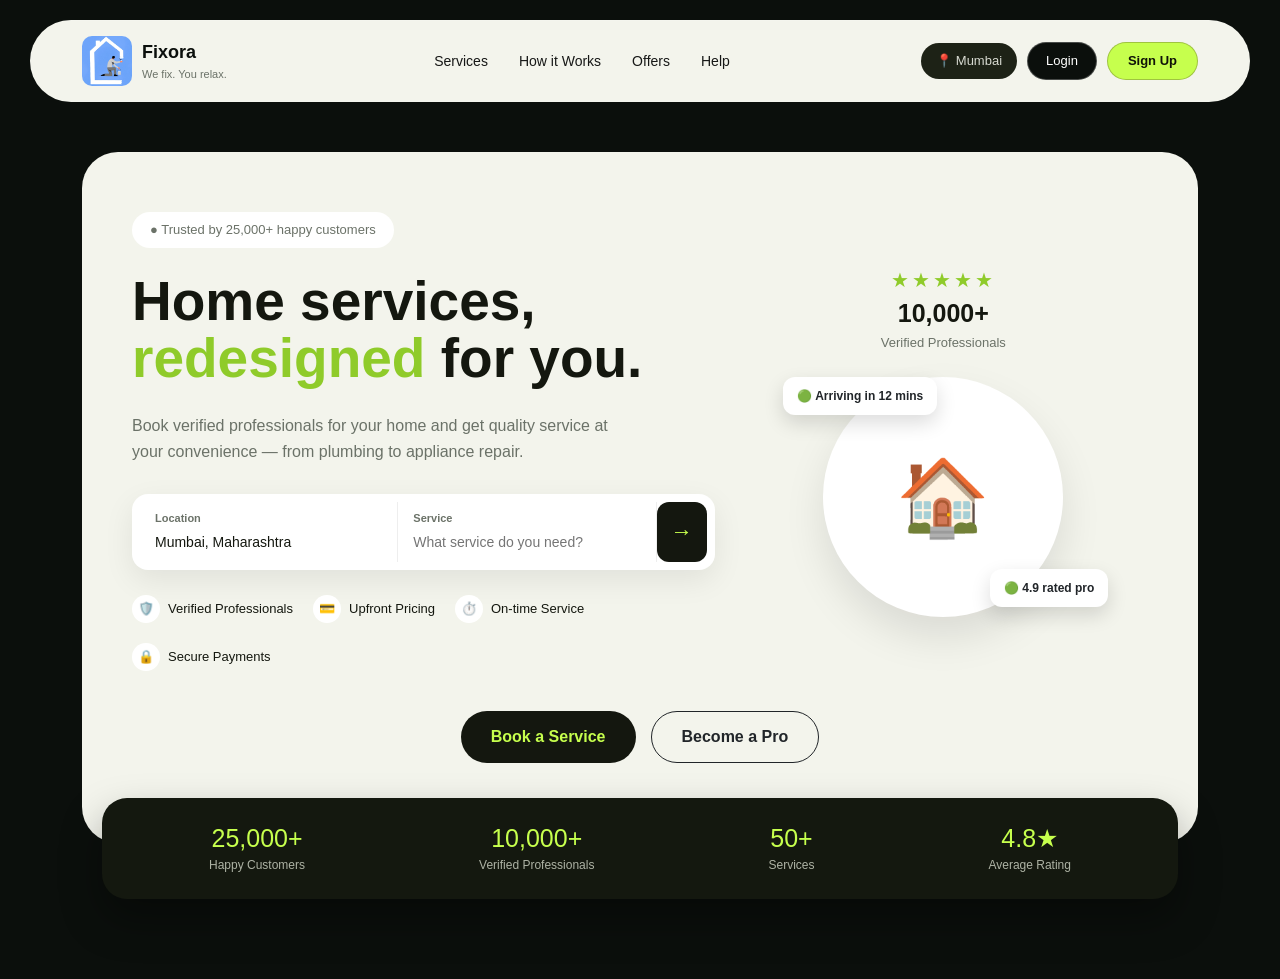
<file: index.html>
<!DOCTYPE html>
<html lang="en">

<head>

    <meta charset="UTF-8">

    <meta name="viewport" content="width=device-width, initial-scale=1.0">

    <title>Servizo</title>

    <!-- Bootstrap CSS -->
    <link
        href="https://cdn.jsdelivr.net/npm/bootstrap@5.3.8/dist/css/bootstrap.min.css"
        rel="stylesheet">

    <!-- Custom CSS -->
    <link rel="stylesheet" href="css/style.css">

</head>


<body>


    <!-- =====================================
         NAVBAR
    ====================================== -->

    <nav class="navbar navbar-expand-lg navbar-dark">

        <div class="container">


            <!-- LOGO -->

            <a class="navbar-brand" href="#">

                <span class="logo-box">
                    <img src="image/House Renovation.jpg" alt="logo">
                </span>

                <span class="logo-text">
                    Fixora

                    <small>
                        We fix. You relax.
                    </small>

                </span>

            </a>



            <!-- MOBILE MENU BUTTON -->

            <button
                class="navbar-toggler"
                type="button"
                data-bs-toggle="collapse"
                data-bs-target="#navbarContent">

                <span class="navbar-toggler-icon"></span>

            </button>



            <!-- NAVBAR CONTENT -->

            <div
                class="collapse navbar-collapse"
                id="navbarContent">


                <!-- NAVIGATION LINKS -->

                <ul class="navbar-nav mx-auto">

                    <li class="nav-item">

                        <a
                            class="nav-link"
                            href="#">

                            Services

                        </a>

                    </li>


                    <li class="nav-item">

                        <a
                            class="nav-link"
                            href="#">

                            How it Works

                        </a>

                    </li>


                    <li class="nav-item">

                        <a
                            class="nav-link"
                            href="#">

                            Offers

                        </a>

                    </li>


                   

                    <li class="nav-item">

                        <a
                            class="nav-link"
                            href="#">

                            Help

                        </a>

                    </li>

                </ul>



                <!-- RIGHT SIDE -->

                <div class="navbar-actions">


                    <!-- LOCATION -->

                    <span class="location">

                        📍 Mumbai

                    </span>


                    <!-- LOGIN -->

                    <button class="btn btn-login">

                        Login

                    </button>


                    <!-- SIGN UP -->

                    <button class="btn btn-signup">

                        Sign Up

                    </button>


                </div>

            </div>

        </div>

    </nav>



    <!-- =====================================
         HERO SECTION
    ====================================== -->

    <section class="hero-section">

        <div class="container">


            <div class="hero-card">


                <div class="row align-items-center">


                    <!-- =================================
                         LEFT SIDE
                    ================================== -->

                    <div class="col-lg-7">


                        <!-- TRUST BADGE -->

                        <div class="hero-badge">

                            ● Trusted by 25,000+ happy customers

                        </div>



                        <!-- HEADING -->

                        <h1 class="hero-title">

                            Home services,

                            <span>
                                redesigned
                            </span>

                            for you.

                        </h1>



                        <!-- DESCRIPTION -->

                        <p class="hero-description">

                            Book verified professionals for your home
                            and get quality service at your convenience —
                            from plumbing to appliance repair.

                        </p>



                        <!-- SEARCH BOX -->

                        <div class="search-box">


                            <!-- LOCATION -->

                            <div class="search-field">

                                <label>
                                    Location
                                </label>

                                <input
                                    type="text"
                                    value="Mumbai, Maharashtra">

                            </div>



                            <!-- SERVICE -->

                            <div class="search-field">

                                <label>
                                    Service
                                </label>

                                <input
                                    type="text"
                                    placeholder="What service do you need?">

                            </div>



                            <!-- SEARCH BUTTON -->

                            <button class="search-btn">

                                →

                            </button>

                        </div>



                        <!-- FEATURES -->

                        <div class="features">


                            <div class="feature">

                                <span>
                                    🛡️
                                </span>

                                Verified Professionals

                            </div>


                            <div class="feature">

                                <span>
                                    💳
                                </span>

                                Upfront Pricing

                            </div>


                            <div class="feature">

                                <span>
                                    ⏱️
                                </span>

                                On-time Service

                            </div>


                            <div class="feature">

                                <span>
                                    🔒
                                </span>

                                Secure Payments

                            </div>


                        </div>

                    </div>



                    <!-- =================================
                         RIGHT SIDE
                    ================================== -->

                    <div class="col-lg-5">


                        <div class="hero-right">


                            <!-- RATING -->

                            <div class="rating">

                                <div class="stars">
                                    ★★★★★
                                </div>

                                <strong>
                                    10,000+
                                </strong>

                                <p>
                                    Verified Professionals
                                </p>

                            </div>



                            <!-- SERVICE CIRCLE -->

                            <div class="service-circle">


                                <div class="home-icon">

                                    🏠

                                </div>



                                <!-- FLOATING CARD -->

                                <div class="floating-card card-one">

                                    🟢 Arriving in 12 mins

                                </div>



                                <!-- FLOATING CARD -->

                                <div class="floating-card card-two">

                                    🟢 4.9 rated pro

                                </div>


                            </div>

                        </div>

                    </div>

                </div>



                <!-- =================================
                     CTA BUTTONS
                ================================== -->

                <div class="hero-buttons">


                    <button class="btn btn-dark">

                        Book a Service

                    </button>


                    <button class="btn btn-outline-dark">

                        Become a Pro

                    </button>


                </div>


            </div>



            <!-- =================================
                 STATISTICS
            ================================== -->

            <div class="stats-bar">


                <div class="stat">

                    <h3>
                        25,000+
                    </h3>

                    <p>
                        Happy Customers
                    </p>

                </div>


                <div class="stat">

                    <h3>
                        10,000+
                    </h3>

                    <p>
                        Verified Professionals
                    </p>

                </div>


                <div class="stat">

                    <h3>
                        50+
                    </h3>

                    <p>
                        Services
                    </p>

                </div>


                <div class="stat">

                    <h3>
                        4.8★
                    </h3>

                    <p>
                        Average Rating
                    </p>

                </div>


            </div>

        </div>

    </section>



    <!-- Bootstrap JavaScript -->

    <script
        src="https://cdn.jsdelivr.net/npm/bootstrap@5.3.8/dist/js/bootstrap.bundle.min.js">
    </script>


</body>

</html>
</file>
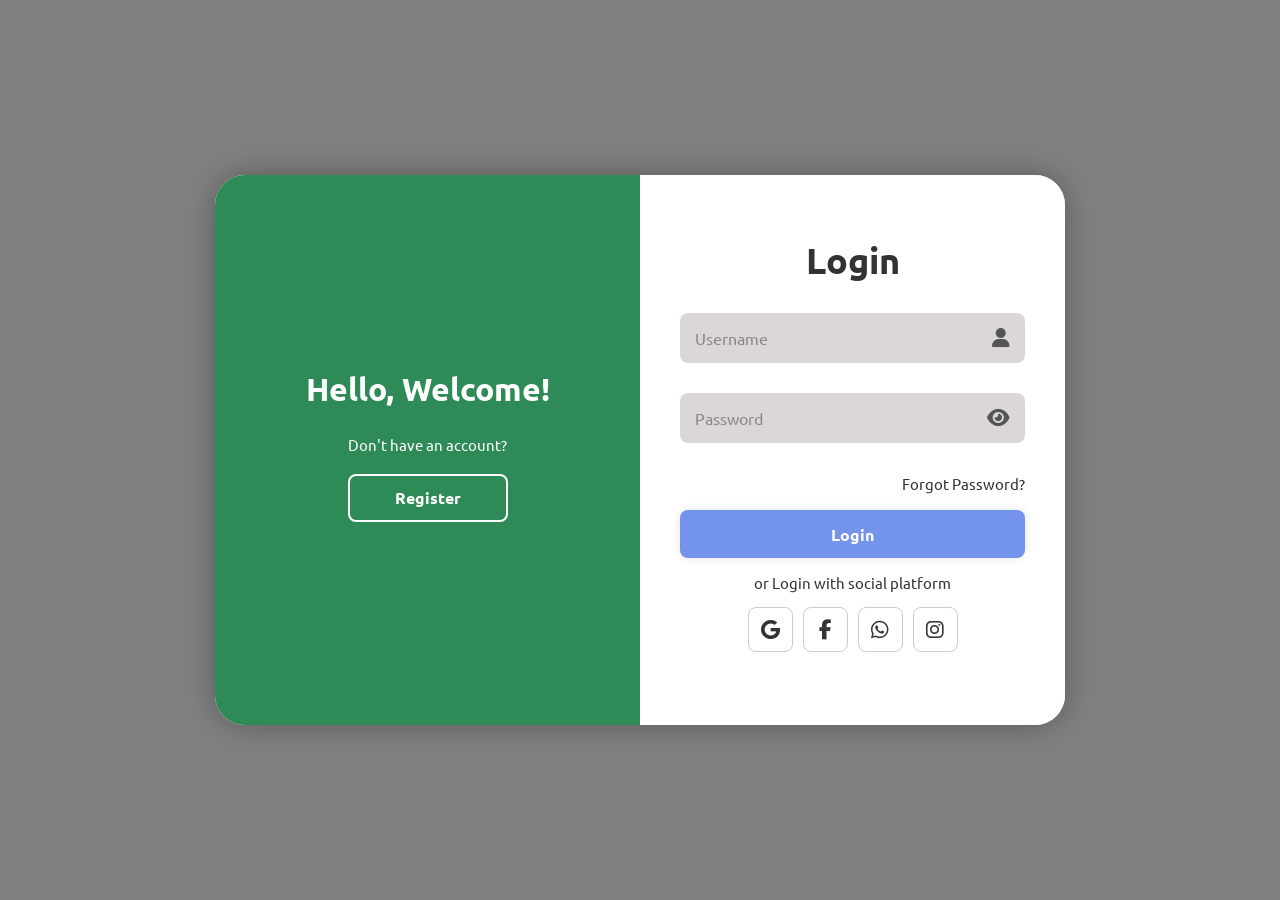
<file: login.html>
<!DOCTYPE html>
<html lang="en">

<head>
    <meta charset="UTF-8">
    <meta name="viewport" content="width=device-width, initial-scale=1.0">

    <title>Login</title>

    <!-- Google Font -->
    <link rel="preconnect" href="https://fonts.googleapis.com">
    <link rel="preconnect" href="https://fonts.gstatic.com" crossorigin>
    <link href="https://fonts.googleapis.com/css2?family=Ubuntu:wght@400;500;700&display=swap" rel="stylesheet">

    <!-- Font Awesome -->
    <link rel="stylesheet"
        href="https://cdnjs.cloudflare.com/ajax/libs/font-awesome/6.5.2/css/all.min.css">
    <script>

        /* Login function */
        function login(e) {

            e.preventDefault();

            // let data = [
            //     {
            //         username: "ris@123",
            //         userpassword: "123"
            //     },

            //     {
            //         username: "om@123",
            //         userpassword: "12389"
            //     },

            //     {
            //         username: "raj@123",
            //         userpassword: "12356"
            //     }
            // ];

            let data=JSON.parse(localStorage.getItem("registeruser"))// to read the data from localstorage  11.mrh
            console.log(data);
            //console.log(Object.keys(data));
            let k= Object.keys(data);
            console.log(k);
            


            var username =
                document.getElementById("loginUsername").value;

            var password =
                document.getElementById("loginPassword").value;


            let result = data.find(function(user) {

                return user.username === username &&
                       user.userpassword === password;

            });


            if (result) {

                alert("Login successful!");

            } else {

                alert("Login failed! Invalid username or password.");

            }

        }

    </script>

    <style>
        * {
            margin: 0;
            padding: 0;
            box-sizing: border-box;
            font-family: "Ubuntu", sans-serif;
        }

        body {
            display: flex;
            justify-content: center;
            align-items: center;
            min-height: 100vh;
            background-color: grey;
        }

        /* Main container */
        .container {
            position: relative;
            width: 850px;
            height: 550px;
            background: white;
            border-radius: 30px;
            box-shadow: 0 0 30px rgba(0, 0, 0, 0.3);
            overflow: hidden;
        }

        /* Login form */
        .form-box {
            position: absolute;
            width: 50%;
            height: 100%;
            background: white;
            right: 0;

            display: flex;
            align-items: center;

            color: #333;
            text-align: center;

            padding: 40px;
            z-index: 1;
        }

        form {
            width: 100%;
        }

        .container h1 {
            font-size: 36px;
            margin: -10px 0 10px;
        }

        /* Input container */
        .input-box {
            position: relative;
            width: 100%;
            margin: 30px 0;
        }

        /* Input */
        .input-box input {
            width: 100%;
            height: 50px;

            padding: 13px 50px 13px 15px;

            background: #dbd7d7;
            border: none;
            outline: none;
            border-radius: 8px;

            font-size: 16px;
            color: #333;
            font-weight: 500;
        }

        .input-box input::placeholder {
            font-weight: 400;
            color: #888;
        }

        /* Icons */
        .input-box i {
            position: absolute;

            right: 15px;
            top: 50%;

            transform: translateY(-50%);

            font-size: 20px;
            color: #555;

            pointer-events: none;
        }

        /* Password eye icon */
        .input-box .eye-icon {
            pointer-events: auto;
            cursor: pointer;
            right: 15px;
        }

        /* Forgot password */
        .forget {
            margin: 17px 0;
            text-align: right;
        }

        .forget a {
            font-size: 14.5px;
            color: #333;
            text-decoration: none;
        }

        .forget a:hover {
            text-decoration: underline;
        }

        /* Login button */
        .btn {
            width: 100%;
            height: 48px;

            background: #7494ec;

            border-radius: 8px;
            border: none;

            box-shadow: 0 0 10px rgba(0, 0, 0, 0.1);

            cursor: pointer;

            font-weight: 600;
            font-size: 16px;
            color: white;

            transition: 0.3s;
        }

        .btn:hover {
            background: #5f7fe0;
        }

        /* Social text */
        .container p {
            font-size: 14.5px;
            margin: 15px 0;
        }

        /* Social icons */
        .social-icon {
            display: flex;
            justify-content: center;
            gap: 10px;
        }

        .social-icon a {
            display: inline-flex;

            justify-content: center;
            align-items: center;

            width: 45px;
            height: 45px;

            border: 1px solid #ccc;
            border-radius: 8px;

            font-size: 20px;
            color: #333;

            text-decoration: none;

            transition: 0.3s;
        }

        .social-icon a:hover {
            background: #7494ec;
            color: white;
            border-color: #7494ec;
        }

        /* Green side panel */
        .toggle-box {
            position: absolute;
            height: 100%;
            width: 100%;
        }

        .toggle-panel {
            position: absolute;

            width: 50%;
            height: 100%;

            background: seagreen;

            display: flex;
            flex-direction: column;

            justify-content: center;
            align-items: center;

            color: white;
        }

        .toggle-panel h1 {
            font-size: 32px;
            margin-bottom: 10px;
        }

        .toggle-panel p {
            margin-bottom: 20px;
        }

        /* Register button */
        .toggle-panel button {
            width: 160px;
            height: 48px;

            background: transparent;

            border: 2px solid white;
            border-radius: 8px;

            box-shadow: none;

            color: white;

            font-size: 16px;
            font-weight: 600;

            cursor: pointer;

            transition: 0.3s;
        }

        .toggle-panel button:hover {
            background: white;
            color: seagreen;
        }

        /* Tablet */
        @media (max-width: 900px) {

            .container {
                width: 90%;
            }

        }

        /* Mobile */
        @media (max-width: 600px) {

            .container {
                width: 95%;
                height: auto;
                min-height: 550px;
            }

            .form-box {
                width: 100%;
                position: relative;
                padding: 30px;
            }

            .toggle-box {
                display: none;
            }

        }
    </style>
</head>

<body>

    <div class="container">

        <!-- LOGIN FORM -->
        <div class="form-box">

            <form >

                <h1>Login</h1>

                <!-- Username -->
                <div class="input-box">

                    <input
                        type="text"
                        placeholder="Username"
                        id="loginUsername"
                        required>

                    <i class="fa-solid fa-user"></i>

                </div>


                <!-- Password -->
                <div class="input-box">

                    <input
                        type="password"
                        placeholder="Password"
                        id="loginPassword"
                        required>

                    <i
                        class="fa-solid fa-eye eye-icon"
                        id="eyeIcon"
                        >
                    </i>

                </div>


                <!-- Forgot Password -->
                <div class="forget">

                    <a href="#">
                        Forgot Password?
                    </a>

                </div>


                <!-- Login Button -->
                <button
                    type="submit"
                    class="btn"
                     onclick="login(event)">
                    Login

                </button>


                <!-- Social Login -->
                <p>
                    or Login with social platform
                </p>


                <div class="social-icon">

                    <a href="#">
                        <i class="fa-brands fa-google"></i>
                    </a>

                    <a href="#">
                        <i class="fa-brands fa-facebook-f"></i>
                    </a>

                    <a href="#">
                        <i class="fa-brands fa-whatsapp"></i>
                    </a>

                    <a href="#">
                        <i class="fa-brands fa-instagram"></i>
                    </a>

                </div>

            </form>

        </div>


        <!-- GREEN PANEL -->
        <div class="toggle-box">

            <div class="toggle-panel">

                <h1>
                    Hello, Welcome!
                </h1>

                <p>
                    Don't have an account?
                </p>

                <button
                    type="button"
                    onclick="goToRegister()">

                    Register

                </button>

            </div>

        </div>

    </div>


    

</body>

</html>
</file>
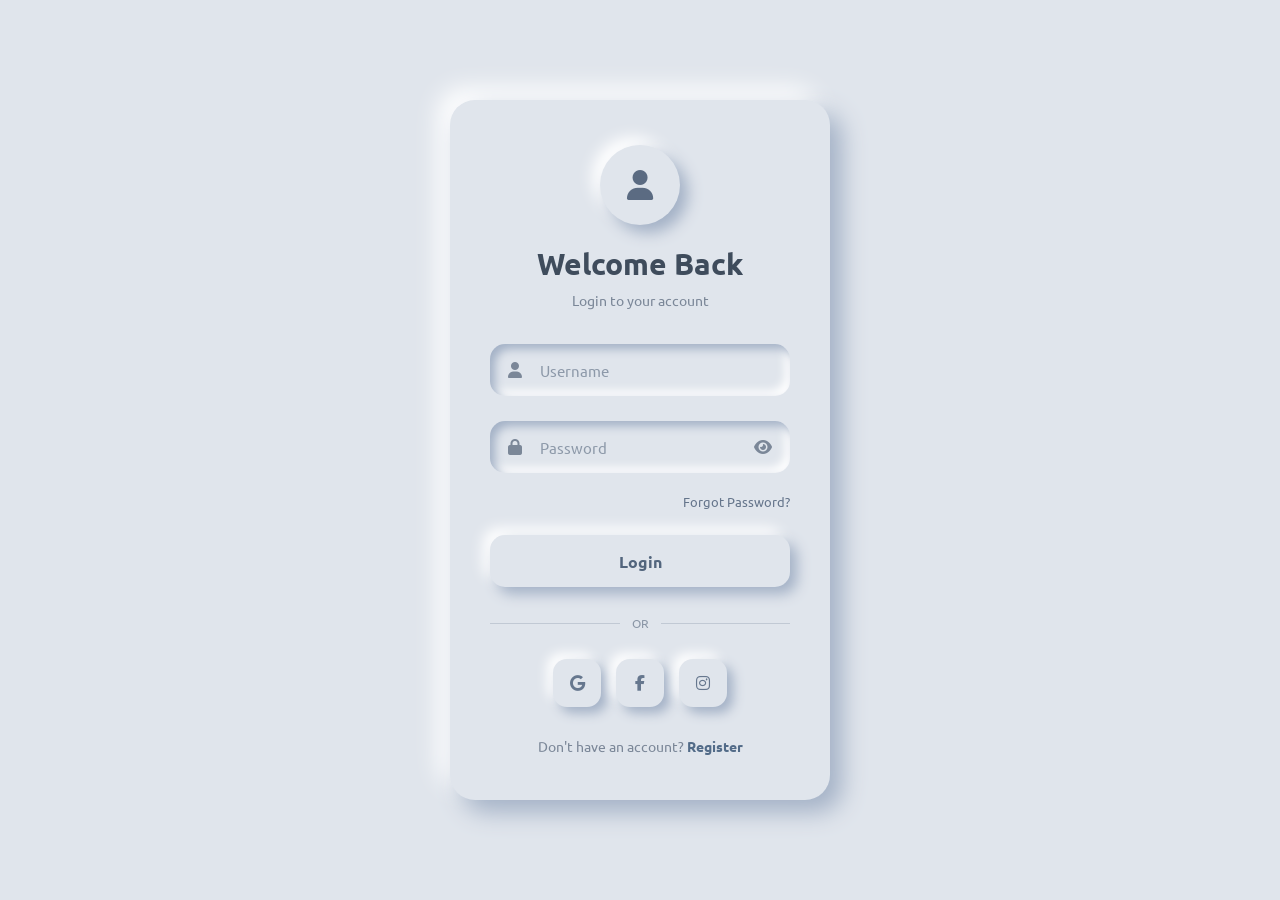
<file: signin.html>
<!DOCTYPE html>
<html lang="en">

<head>
    <meta charset="UTF-8">
    <meta name="viewport" content="width=device-width, initial-scale=1.0">

    <title>Neumorphism Login</title>

    <!-- Google Font -->
    <link rel="preconnect" href="https://fonts.googleapis.com">
    <link rel="preconnect" href="https://fonts.gstatic.com" crossorigin>
    <link href="https://fonts.googleapis.com/css2?family=Ubuntu:wght@400;500;700&display=swap" rel="stylesheet">

    <!-- Font Awesome -->
    <link rel="stylesheet"
        href="https://cdnjs.cloudflare.com/ajax/libs/font-awesome/6.5.2/css/all.min.css">

    <style>

        /* =========================
           RESET
        ========================= */

        * {
            margin: 0;
            padding: 0;
            box-sizing: border-box;
            font-family: "Ubuntu", sans-serif;
        }


        /* =========================
           BODY
        ========================= */

        body {
            min-height: 100vh;

            display: flex;
            justify-content: center;
            align-items: center;

            background: #e0e5ec;
        }


        /* =========================
           LOGIN CARD
        ========================= */

        .login-card {
            width: 380px;

            padding: 45px 40px;

            background: #e0e5ec;

            border-radius: 25px;

            box-shadow:
                12px 12px 25px #a3b1c6,
                -12px -12px 25px #ffffff;
        }


        /* =========================
           LOGO
        ========================= */

        .logo {
            width: 80px;
            height: 80px;

            margin: 0 auto 20px;

            display: flex;
            justify-content: center;
            align-items: center;

            border-radius: 50%;

            color: #5b6b82;
            font-size: 30px;

            background: #e0e5ec;

            box-shadow:
                8px 8px 15px #a3b1c6,
                -8px -8px 15px #ffffff;
        }


        /* =========================
           TITLE
        ========================= */

        h1 {
            text-align: center;

            color: #3f4c5c;

            font-size: 30px;

            margin-bottom: 8px;
        }


        .subtitle {
            text-align: center;

            color: #7b8798;

            font-size: 14px;

            margin-bottom: 35px;
        }


        /* =========================
           INPUT BOX
        ========================= */

        .input-box {
            position: relative;

            margin-bottom: 25px;
        }


        .input-box i {
            position: absolute;

            left: 18px;
            top: 50%;

            transform: translateY(-50%);

            color: #7b8798;

            font-size: 16px;
        }


        .input-box input {
            width: 100%;
            height: 52px;

            padding: 0 50px;

            border: none;
            outline: none;

            border-radius: 15px;

            background: #e0e5ec;

            color: #3f4c5c;

            font-size: 15px;

            box-shadow:
                inset 5px 5px 10px #a3b1c6,
                inset -5px -5px 10px #ffffff;
        }


        .input-box input::placeholder {
            color: #8d99a9;
        }


        /* =========================
           PASSWORD EYE
        ========================= */

        .input-box .eye {
            left: auto;
            right: 18px;

            cursor: pointer;

            pointer-events: auto;
        }


        /* =========================
           FORGOT PASSWORD
        ========================= */

        .forgot {
            text-align: right;

            margin: -8px 0 25px;
        }


        .forgot a {
            color: #65758b;

            font-size: 13px;

            text-decoration: none;
        }


        .forgot a:hover {
            text-decoration: underline;
        }


        /* =========================
           LOGIN BUTTON
        ========================= */

        .login-btn {
            width: 100%;
            height: 52px;

            border: none;
            border-radius: 15px;

            background: #e0e5ec;

            color: #52657d;

            font-size: 16px;
            font-weight: bold;

            cursor: pointer;

            box-shadow:
                7px 7px 14px #a3b1c6,
                -7px -7px 14px #ffffff;

            transition: 0.2s;
        }


        .login-btn:hover {
            color: #3e536d;
        }


        .login-btn:active {
            box-shadow:
                inset 5px 5px 10px #a3b1c6,
                inset -5px -5px 10px #ffffff;

            transform: scale(0.98);
        }


        /* =========================
           DIVIDER
        ========================= */

        .divider {
            display: flex;
            align-items: center;

            gap: 12px;

            margin: 28px 0;
        }


        .divider span {
            flex: 1;

            height: 1px;

            background: #c1c9d4;
        }


        .divider p {
            color: #8a96a6;

            font-size: 12px;
        }


        /* =========================
           SOCIAL BUTTONS
        ========================= */

        .social {
            display: flex;

            justify-content: center;

            gap: 15px;
        }


        .social a {
            width: 48px;
            height: 48px;

            display: flex;

            justify-content: center;
            align-items: center;

            border-radius: 14px;

            color: #66778e;

            text-decoration: none;

            background: #e0e5ec;

            box-shadow:
                6px 6px 12px #a3b1c6,
                -6px -6px 12px #ffffff;

            transition: 0.2s;
        }


        .social a:hover {
            color: #3f526a;
        }


        .social a:active {
            box-shadow:
                inset 4px 4px 8px #a3b1c6,
                inset -4px -4px 8px #ffffff;
        }


        /* =========================
           REGISTER
        ========================= */

        .register {
            text-align: center;

            margin-top: 30px;

            color: #7b8798;

            font-size: 14px;
        }


        .register a {
            color: #526b88;

            font-weight: bold;

            text-decoration: none;
        }


        .register a:hover {
            text-decoration: underline;
        }


        /* =========================
           RESPONSIVE
        ========================= */

        @media (max-width: 450px) {

            .login-card {
                width: 90%;

                padding: 35px 25px;
            }

        }

    </style>
</head>


<body>


    <!-- LOGIN CARD -->

    <div class="login-card">


        <!-- Logo -->

        <div class="logo">
            <i class="fa-solid fa-user"></i>
        </div>


        <!-- Heading -->

        <h1>Welcome Back</h1>

        <p class="subtitle">
            Login to your account
        </p>


        <!-- Login Form -->

        <form onsubmit="login(event)">


            <!-- Username -->

            <div class="input-box">

                <i class="fa-solid fa-user"></i>

                <input
                    type="text"
                    id="username"
                    placeholder="Username"
                    required>

            </div>


            <!-- Password -->

            <div class="input-box">

                <i class="fa-solid fa-lock"></i>

                <input
                    type="password"
                    id="password"
                    placeholder="Password"
                    required>

                <i
                    class="fa-solid fa-eye eye"
                    id="eye"
                    onclick="togglePassword()">
                </i>

            </div>


            <!-- Forgot Password -->

            <div class="forgot">

                <a href="#">
                    Forgot Password?
                </a>

            </div>


            <!-- Login -->

            <button
                type="submit"
                class="login-btn">

                Login

            </button>


        </form>


        <!-- Divider -->

        <div class="divider">

            <span></span>

            <p>OR</p>

            <span></span>

        </div>


        <!-- Social Login -->

        <div class="social">

            <a href="#">
                <i class="fa-brands fa-google"></i>
            </a>

            <a href="#">
                <i class="fa-brands fa-facebook-f"></i>
            </a>

            <a href="#">
                <i class="fa-brands fa-instagram"></i>
            </a>

        </div>


        <!-- Register -->

        <p class="register">

            Don't have an account?

            <a href="registration.html">
                Register
            </a>

        </p>


    </div>


    <!-- JAVASCRIPT -->

    <script>

        /* =========================
           LOGIN
        ========================= */

        function login(event) {

            event.preventDefault();

            let username =
                document.getElementById("username").value;

            let password =
                document.getElementById("password").value;


            if (username === "ris@123" && password === "123") {

                alert("Login successful!");

            } else {

                alert("Invalid username or password!");

            }

        }


        /* =========================
           SHOW / HIDE PASSWORD
        ========================= */

        function togglePassword() {

            let password =
                document.getElementById("password");

            let eye =
                document.getElementById("eye");


            if (password.type === "password") {

                password.type = "text";

                eye.classList.remove("fa-eye");

                eye.classList.add("fa-eye-slash");

            } else {

                password.type = "password";

                eye.classList.remove("fa-eye-slash");

                eye.classList.add("fa-eye");

            }

        }

    </script>


</body>

</html>
</file>
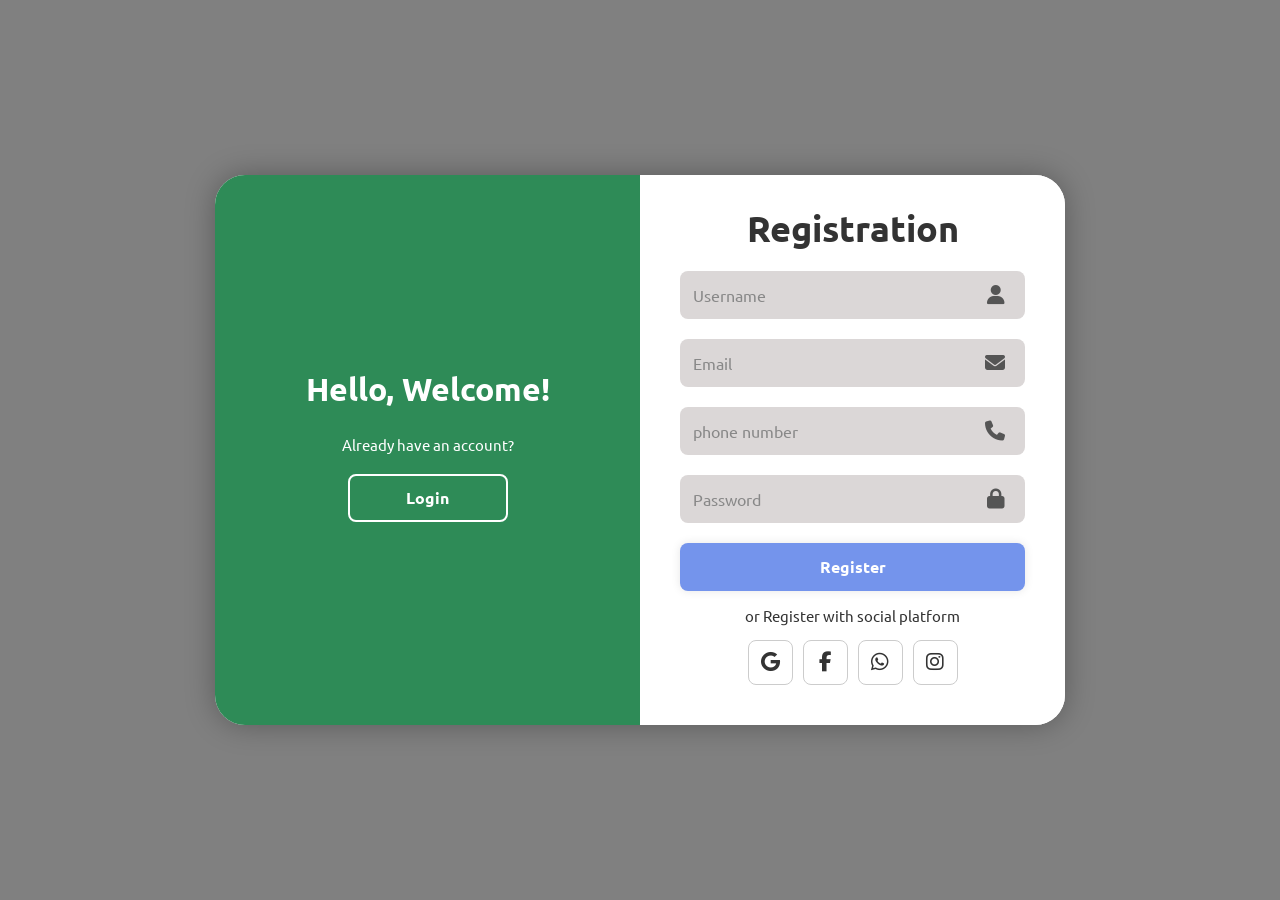
<file: signup.html>
<!DOCTYPE html>
<html lang="en">

<head>

    <meta charset="UTF-8">

    <meta name="viewport" content="width=device-width, initial-scale=1.0">

    <title>Registration</title>

    <!-- Font Awesome -->
    <link
        rel="stylesheet"
        href="https://cdnjs.cloudflare.com/ajax/libs/font-awesome/6.7.2/css/all.min.css"
    >

    <!-- Ubuntu Font -->
    <link rel="preconnect" href="https://fonts.googleapis.com">
    <link rel="preconnect" href="https://fonts.gstatic.com" crossorigin>

    <link
        href="https://fonts.googleapis.com/css2?family=Ubuntu:wght@400;500;700&display=swap"
        rel="stylesheet"
    >
    <script>
         

        function registerUser() {

             
            let email =
                document.getElementById("email").value;
            let password =
                document.getElementById("password").value;

              
               const user=  
                {username:email,
                 userpassword:password};// single users


              const users=JSON.parse(localStorage.getItem("registeruser")) || [];//read from local storage if data is there parse if null give blank 
              users.push(user);//pushing row to array
              localStorage.setItem("registeruser",JSON.stringify(users));// sending array to local storage
               
              alert('register successfully');
        }

    </script>

    <style>

        * {
            margin: 0;
            padding: 0;
            box-sizing: border-box;
            font-family: "Ubuntu", sans-serif;
        }

        body {
            display: flex;
            justify-content: center;
            align-items: center;
            min-height: 100vh;

            background-color: grey;
        }

        /* Main container */

        .container {
            position: relative;

            width: 850px;
            height: 550px;

            background: white;

            border-radius: 30px;

            box-shadow: 0 0 30px rgba(0, 0, 0, .3);

            overflow: hidden;
        }

        /* Form area */

        .form-box {
            position: absolute;

            width: 50%;
            height: 100%;

            background: white;

            right: 0;

            display: flex;
            align-items: center;

            color: #333;

            text-align: center;

            padding: 40px;

            z-index: 1;
        }

        form {
            width: 100%;
        }

        /* Heading */

        .container h1 {
            font-size: 36px;
            margin: -10px 0 10px;
        }

        /* Input */

        .input-box {
            position: relative;

            margin: 20px 0;
        }

        .input-box input {
            width: 100%;

            padding: 13px;

            background: #dbd7d7;

            border-radius: 8px;

            border: none;

            outline: none;

            font-size: 16px;

            color: #333;

            font-weight: 500;
        }

        .input-box input::placeholder {
            font-weight: 400;
            color: #888;
        }

        /* Input icon */

        .input-box i {
            position: absolute;

            top: 50%;
            right: 20px;

            font-size: 20px;

            transform: translateY(-50%);

            color: #555;
        }

        /* Button */

        button {
            width: 100%;

            height: 48px;

            background: #7494ec;

            border-radius: 8px;

            box-shadow: 0 0 10px rgba(0, 0, 0, .1);

            border: none;

            cursor: pointer;

            font-weight: 600;

            font-size: 16px;

            color: white;

            transition: .3s;
        }

        button:hover {
            background: #5f7fe0;
        }

        /* Paragraph */

        .container p {
            font-size: 14.5px;

            margin: 15px 0;
        }

        /* Social icons */

        .social-icon {
            display: flex;
            justify-content: center;
            gap: 10px;
        }

        .social-icon a {
            display: inline-flex;

            justify-content: center;
            align-items: center;

            width: 45px;
            height: 45px;

            border: 1px solid #ccc;

            border-radius: 8px;

            font-size: 20px;

            color: #333;

            text-decoration: none;

            transition: .3s;
        }

        .social-icon a:hover {
            background: #7494ec;
            color: white;
            border-color: #7494ec;
        }

        /* Left green panel */

        .toggle-box {
            position: absolute;

            height: 100%;
            width: 100%;
        }

        .toggle-panel {
            position: absolute;

            width: 50%;
            height: 100%;

            background: seagreen;

            display: flex;

            flex-direction: column;

            justify-content: center;

            align-items: center;

            color: white;
        }

        .toggle-panel h1 {
            font-size: 32px;
            margin-bottom: 10px;
        }

        .toggle-panel p {
            margin-bottom: 20px;
        }

        .toggle-panel button {
            width: 160px;

            background: transparent;

            border: 2px solid white;

            box-shadow: none;
        }

        .toggle-panel button:hover {
            background: white;
            color: seagreen;
        }

        /* Mobile */

        @media (max-width: 900px) {

            .container {
                width: 90%;
            }

        }

        @media (max-width: 600px) {

            .container {
                width: 95%;
                height: auto;
                min-height: 550px;
            }

            .form-box {
                width: 100%;
                position: relative;
                padding: 30px;
            }

            .toggle-box {
                display: none;
            }

        }

    </style>

</head>


<body>

    <div class="container">

        <!-- Registration Form -->

        <div class="form-box Registration">

            <form action="">

                <h1>Registration</h1>


                <!-- Username -->

                <div class="input-box">

                    <input
                        type="text"
                        placeholder="Username"
                        id="name"
                        required
                    >

                    <i class="fa-solid fa-user"></i>

                </div>


                <!-- Email -->

                <div class="input-box">

                    <input
                        type="email"
                        placeholder="Email"
                        id="email"
                        required
                    >

                    <i class="fa-solid fa-envelope"></i>

                </div>


                <!-- Phone -->

                <div class="input-box">

                    <input
                        type="tel"
                        placeholder="phone number"
                        id="mobile"
                        maxlength="10"
                        required
                    >

                    <i class="fa-solid fa-phone"></i>

                </div>


                <!-- Password -->

                <div class="input-box">

                    <input
                        type="password"
                        placeholder="Password"
                        id="password"
                        required
                    >

                    <i class="fa-solid fa-lock"></i>

                </div>


                <!-- Register Button -->

                <button
                    type="button"
                    class="btn"
                    onclick="registerUser()"
                >
                    Register
                </button>


                <!-- Social Login -->

                <p>
                    or  Register with social platform
                </p>


                <div class="social-icon">

                    <a href="#">
                        <i class="fa-brands fa-google"></i>
                    </a>

                    <a href="#">
                        <i class="fa-brands fa-facebook-f"></i>
                    </a>

                    <a href="#">
                        <i class="fa-brands fa-whatsapp"></i>
                    </a>

                    <a href="#">
                        <i class="fa-brands fa-instagram"></i>
                    </a>

                </div>

            </form>

        </div>


        <!-- Green Panel -->

        <div class="toggle-box">

            <div class="toggle-panel">

                <h1>Hello, Welcome!</h1>

                <p>
                    Already have an account?
                </p>

                <button type="button">
                    Login
                </button>

            </div>

        </div>

    </div>

</body>

</html>
</file>
<file: css/style.css>
* {
    margin: 0;
    padding: 0;
    box-sizing: border-box;
}

body {
    background-color: #0b0f0c;
    font-family: Arial, sans-serif;
}


/* =================================
   NAVBAR
================================= */

.navbar {
    margin: 20px 30px 30px;
    padding: 10px 20px;

    background-color: #f3f4ec;

    border: 1px solid rgba(255, 255, 255, 0.08);

    border-radius: 50px;
}


/* LOGO */

.navbar-brand {
    display: flex;
    align-items: center;

    gap: 10px;

    color: white !important;

    font-weight: 700;
    font-size: 18px;
}


.logo-box {
    width: 50px;
    height: 50px;

    display: flex;
    align-items: center;
    justify-content: center;

    border-radius: 10px;

    overflow: hidden;
}

.logo-box img {
    width: 100%;
    height: 100%;

    object-fit: cover;
}


.logo-text {
    display: flex;
    flex-direction: column;
    color: #0b0f0c;
}


.logo-text small {
    color: #6b7268;

    font-size: 11px;

    font-weight: normal;
}


/* NAV LINKS */

.navbar-nav {
    gap: 15px;
}

.nav-link {
    color: #171817 !important;

    font-size: 14px;

    font-weight: 500;
}

.nav-link:hover {
    color: #c6ff4d !important;
}


/* NAVBAR RIGHT SIDE */

.navbar-actions {
    display: flex;
    align-items: center;

    gap: 10px;
}


/* LOCATION */

.location {
    background-color: #1d2216;

    color: #d8dbd2;

    padding: 8px 15px;

    border-radius: 50px;

    font-size: 13px;
}


/* LOGIN */

.btn-login {
    border: 1px solid rgba(255, 255, 255, 0.25);

    color: white;
    background-color: #0b0f0c;

    border-radius: 50px;

    padding: 8px 18px;

    font-size: 13px;
}

.btn-login:hover {
    background-color: white;

    color: #14180f;
}


/* SIGN UP */

.btn-signup {
    background-color: #c6ff4d;

    color: #101408;

    border: none;

    border-radius: 50px;

    padding: 8px 20px;

    font-size: 13px;

    font-weight: 600;

    border: 1px solid rgba(41, 21, 21, 0.25);
}

.btn-signup:hover {
    background-color: #aee63d;

    color: #101408;
}


/* =================================
   HERO SECTION
================================= */

.hero-section {
    padding: 20px 0 80px;
}


.hero-card {
    background-color: #f3f4ec;

    border-radius: 36px;

    padding: 60px 50px 80px;

    overflow: hidden;
}


/* TRUST BADGE */

.hero-badge {
    display: inline-block;

    background-color: white;

    color: #6b7268;

    padding: 8px 18px;

    border-radius: 50px;

    font-size: 13px;

    margin-bottom: 25px;
}


/* HERO TITLE */

.hero-title {
    color: #14170f;

    font-size: 55px;

    font-weight: 700;

    line-height: 1.05;

    max-width: 650px;
}

.hero-title span {
    color: #8fcb2a;
}


/* HERO DESCRIPTION */

.hero-description {
    color: #6b7268;

    font-size: 16px;

    line-height: 1.6;

    max-width: 500px;

    margin-top: 25px;

    margin-bottom: 30px;
}


/* =================================
   SEARCH BOX
================================= */

.search-box {
    display: flex;

    max-width: 650px;

    background-color: white;

    padding: 8px;

    border-radius: 16px;

    box-shadow: 0 10px 30px rgba(0, 0, 0, 0.08);
}


.search-field {
    flex: 1;

    padding: 8px 15px;

    border-right: 1px solid #eeeeee;
}


.search-field label {
    display: block;

    color: #6b7268;

    font-size: 11px;

    font-weight: 600;

    margin-bottom: 3px;
}


.search-field input {
    width: 100%;

    border: none;

    outline: none;

    font-size: 14px;

    color: #14170f;

    background: transparent;
}


.search-btn {
    width: 50px;

    border: none;

    border-radius: 12px;

    background-color: #14170f;

    color: #c6ff4d;

    font-size: 22px;
}


/* =================================
   FEATURES
================================= */

.features {
    display: flex;

    flex-wrap: wrap;

    gap: 20px;

    margin-top: 25px;
}


.feature {
    display: flex;

    align-items: center;

    gap: 8px;

    color: #14170f;

    font-size: 13px;

    font-weight: 500;
}


.feature span {
    width: 28px;
    height: 28px;

    display: flex;

    align-items: center;
    justify-content: center;

    background-color: white;

    border-radius: 50%;
}


/* =================================
   RIGHT SIDE
================================= */

.hero-right {
    text-align: center;
}


.rating {
    margin-bottom: 25px;
}


.stars {
    color: #8fcb2a;

    font-size: 20px;

    letter-spacing: 3px;
}


.rating strong {
    display: block;

    color: #14170f;

    font-size: 25px;
}


.rating p {
    color: #6b7268;

    font-size: 13px;

    margin: 0;
}


/* SERVICE CIRCLE */

.service-circle {
    width: 240px;
    height: 240px;

    background-color: white;

    border-radius: 50%;

    display: flex;

    align-items: center;
    justify-content: center;

    margin: auto;

    position: relative;

    box-shadow: 0 20px 40px rgba(0, 0, 0, 0.1);
}


.home-icon {
    font-size: 75px;
}


/* FLOATING CARDS */

.floating-card {
    position: absolute;

    background-color: white;

    padding: 10px 14px;

    border-radius: 12px;

    font-size: 12px;

    font-weight: 600;

    white-space: nowrap;

    box-shadow: 0 8px 20px rgba(0, 0, 0, 0.14);
}


.card-one {
    top: 0;

    left: -40px;
}


.card-two {
    right: -45px;

    bottom: 10px;
}


/* =================================
   HERO BUTTONS
================================= */

.hero-buttons {
    display: flex;

    justify-content: center;

    gap: 15px;

    margin-top: 40px;
}


.hero-buttons .btn {
    padding: 13px 30px;

    border-radius: 50px;

    font-weight: 600;
}


.hero-buttons .btn-dark {
    background-color: #14170f;

    color: #c6ff4d;

    border: none;
}


.hero-buttons .btn-dark:hover {
    background-color: #555850;
}


.hero-buttons .btn-outline-dark:hover {
    background-color: #14170f;

    color: white;
}


/* =================================
   STATISTICS
================================= */

.stats-bar {
    display: flex;

    justify-content: space-around;

    background-color: #14180f;

    padding: 25px 20px;

    margin: -45px 20px 0;

    position: relative;

    border-radius: 25px;

    box-shadow: 0 20px 40px rgba(0, 0, 0, 0.35);
}


.stat {
    text-align: center;

    color: white;
}


.stat h3 {
    color: #c6ff4d;

    font-size: 25px;

    margin-bottom: 3px;
}


.stat p {
    color: #aeb3a5;

    font-size: 12px;

    margin: 0;
}


/* =================================
   RESPONSIVE
================================= */

@media (max-width: 991px) {

    .navbar {
        border-radius: 20px;
    }

    .navbar-nav {
        gap: 5px;

        margin-top: 15px;
    }
    .navbar-nav .nav-link {
        color: black !important;
    }

    .navbar-nav .nav-link:hover {
        color: #c6ff4d !important;
    }

    .navbar-actions {
        margin-top: 15px;

        flex-wrap: wrap;
    }

    .hero-card {
        padding: 40px 25px 70px;
    }

    .hero-title {
        font-size: 42px;
    }

    .hero-right {
        margin-top: 50px;
    }

    .stats-bar {
        flex-direction: column;

        gap: 20px;
    }

       .navbar-toggler {
        border: 1px solid black;
        border-radius: 10px;
    }

    .navbar-toggler-icon {
        filter: brightness(0);
    }

}


@media (max-width: 576px) {

    .hero-title {
        font-size: 35px;
    }

    .search-box {
        flex-direction: column;
    }

    .search-field {
        border-right: none;

        border-bottom: 1px solid #eeeeee;
    }

    .search-btn {
        width: 100%;

        height: 45px;
    }

    .hero-buttons {
        flex-direction: column;
    }

    .hero-buttons .btn {
        width: 100%;
    }

    .card-one {
        left: -10px;
    }

    .card-two {
        right: -10px;
    }

}
</file>
